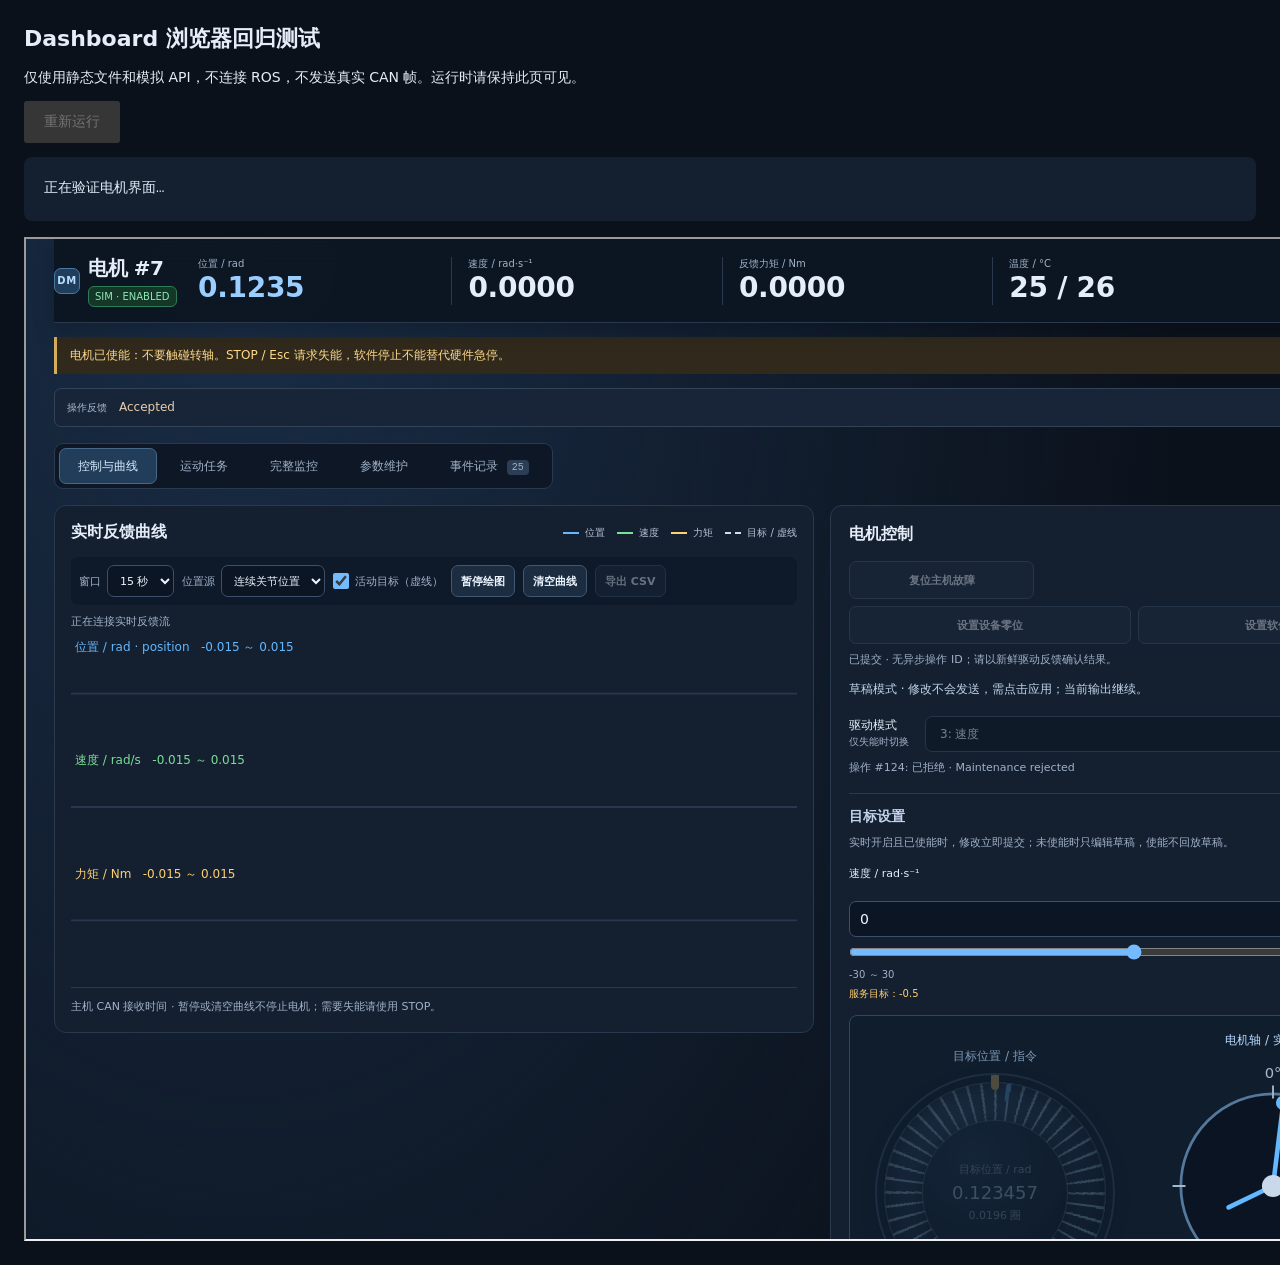
<file: src/dm_motor_control/test/browser.html>
<!doctype html>
<html lang="zh-CN">
<head>
  <meta charset="utf-8">
  <meta name="viewport" content="width=device-width, initial-scale=1">
  <title>Dashboard 浏览器回归测试</title>
  <style>
    :root { color-scheme: dark; font: 14px system-ui; background: #0b111b; color: #e5edf8; }
    body { margin: 24px; }
    h1 { font-size: 22px; }
    pre { white-space: pre-wrap; line-height: 1.7; padding: 20px; background: #141f2f; border-radius: 8px; }
    button { padding: 10px 18px; font: inherit; cursor: pointer; }
    iframe { display: block; margin-top: 16px; }
    [data-status="passed"] { color: #8ce8b4; }
    [data-status="failed"] { color: #ffb4bb; }
  </style>
</head>
<body>
  <h1>Dashboard 浏览器回归测试</h1>
  <p>仅使用静态文件和模拟 API，不连接 ROS，不发送真实 CAN 帧。运行时请保持此页可见。</p>
  <button id="run" type="button">重新运行</button>
  <pre id="results" role="status">准备测试…</pre>
  <script>
    async function sources(base, files = ["index.html", "dashboard.js", "dashboard.css"]) {
      return await Promise.all(files.map(async file => {
        const response = await fetch(base + file, {cache: "no-store"});
        if (!response.ok) throw new Error(`${file}: HTTP ${response.status}`);
        return await response.text();
      }));
    }
    async function run() {
      const output = document.getElementById("results"), button = document.getElementById("run");
      button.disabled = true;
      output.dataset.status = "running";
      output.textContent = "正在验证电机界面…";
      try {
        for (const source of await sources("", ["test_dashboard.js", "../../can_bus/test/test_dashboard.js"])) {
          const script = document.createElement("script");
          script.textContent = source;
          document.head.append(script);
          script.remove();
        }
        const motor = await runDashboardTests(...await sources("../web/", ["index.html", "dashboard.js", "dashboard.css", "shaft.js"]));
        output.textContent = `电机：${motor.checks} 项断言通过。\n正在验证 CAN 界面…`;
        const can = await runCanDashboardTests(...await sources("../../can_bus/web/"));
        output.dataset.status = "passed";
        output.textContent = JSON.stringify({motor, can, total: motor.checks + can.checks}, null, 2);
      } catch (error) {
        output.dataset.status = "failed";
        output.textContent = error.stack || String(error);
      } finally {
        button.disabled = false;
      }
    }
    document.getElementById("run").addEventListener("click", run);
    void run();
  </script>
</body>
</html>
</file>
